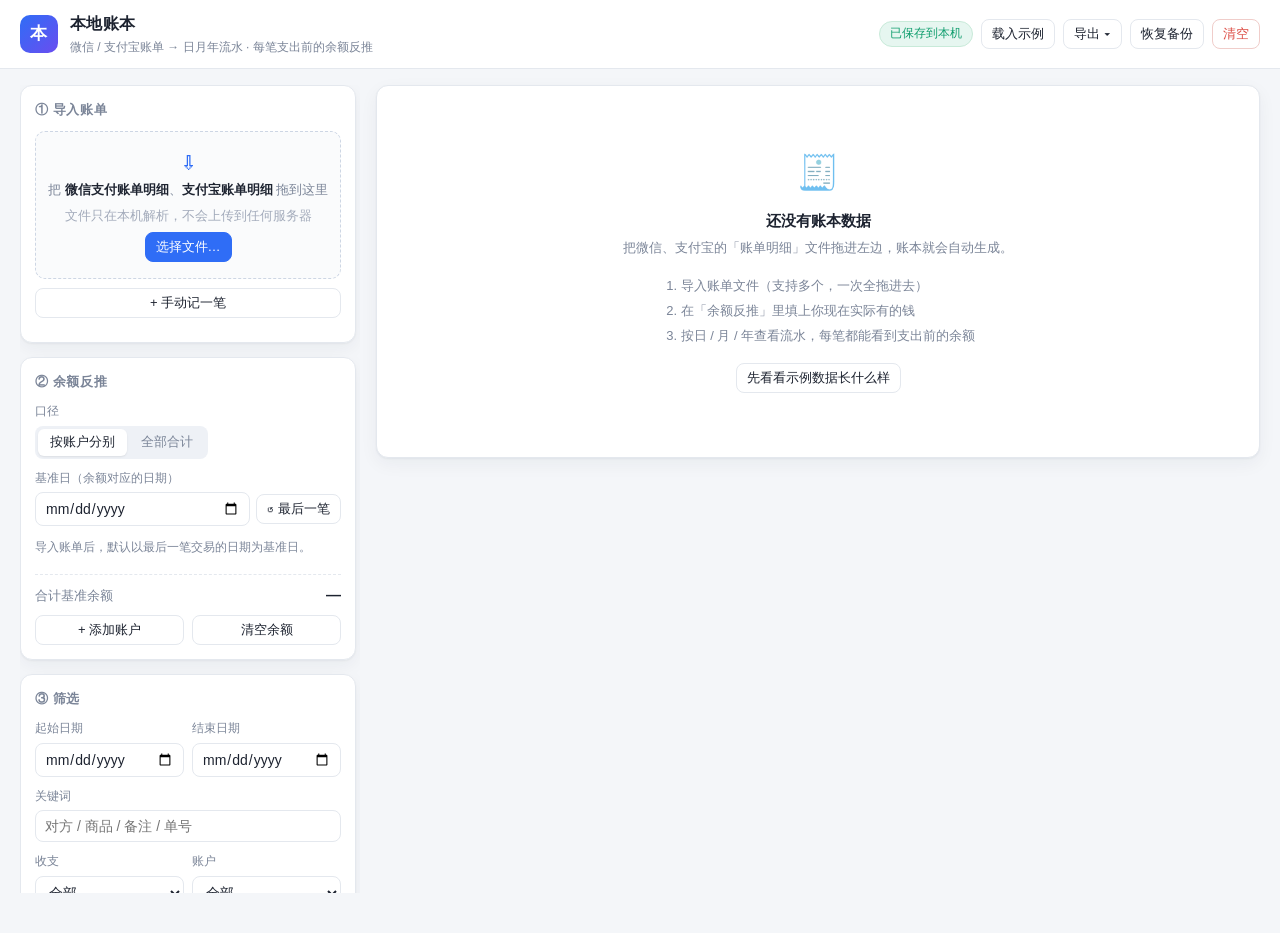
<file: index.html>
<!DOCTYPE html>
<html lang="zh-CN">
<head>
<meta charset="utf-8">
<meta name="viewport" content="width=device-width, initial-scale=1">
<title>本地账本 · 微信 / 支付宝流水</title>
<link rel="icon" href="data:image/svg+xml,%3Csvg xmlns='http://www.w3.org/2000/svg' viewBox='0 0 64 64'%3E%3Crect width='64' height='64' rx='14' fill='%232f6df6'/%3E%3Ctext x='32' y='45' font-size='36' text-anchor='middle' fill='white' font-family='sans-serif'%3E%E6%9C%AC%3C/text%3E%3C/svg%3E">
<link rel="stylesheet" href="styles.css">
</head>
<body>

<header class="topbar">
  <div class="brand">
    <span class="brand-mark">本</span>
    <div class="brand-text">
      <h1>本地账本</h1>
      <p>微信 / 支付宝账单 → 日月年流水 · 每笔支出前的余额反推</p>
    </div>
  </div>
  <div class="top-actions">
    <span id="saveBadge" class="badge">准备中…</span>
    <button class="btn small ghost" id="btnDemo">载入示例</button>
    <button class="btn small ghost" id="btnMenu">导出 ▾</button>
    <button class="btn small ghost" id="btnBackup">恢复备份</button>
    <button class="btn small ghost danger" id="btnReset">清空</button>
  </div>
</header>

<div class="menu" id="exportMenu">
  <div class="menu-title">导出</div>
  <button data-export="detail">明细流水 CSV（含余额）</button>
  <button data-export="summary">分组汇总 CSV</button>
  <button data-export="daily">日 / 月 / 年 三张汇总 CSV</button>
  <div class="sep"></div>
  <button data-export="backup">完整备份 JSON</button>
</div>

<main class="layout">
  <!-- ==================== 侧边栏 ==================== -->
  <aside class="sidebar">

    <section class="panel">
      <h2>① 导入账单</h2>
      <div class="drop" id="dropZone">
        <div class="drop-icon">⇩</div>
        <p>把 <b>微信支付账单明细</b>、<b>支付宝账单明细</b> 拖到这里</p>
        <p class="hint">文件只在本机解析，不会上传到任何服务器</p>
        <button class="btn small primary" id="btnPick">选择文件…</button>
        <input type="file" id="fileInput" class="visually-hidden" multiple accept=".csv,.txt,.tsv,.xls">
      </div>
      <div style="display:flex;gap:8px;margin-top:9px">
        <button class="btn small ghost" id="btnManual" style="flex:1">+ 手动记一笔</button>
      </div>
      <ul class="filelist" id="fileList"></ul>
    </section>

    <section class="panel">
      <h2>② 余额反推</h2>
      <div class="field">
        <label>口径</label>
        <div class="segmented" id="modeSeg">
          <button data-mode="account" class="on">按账户分别</button>
          <button data-mode="merged">全部合计</button>
        </div>
      </div>
      <div class="field">
        <label>基准日（余额对应的日期）</label>
        <div class="inline-date">
          <input type="date" id="baseDate">
          <button class="btn small ghost" id="btnResetBaseDate" title="恢复成账单最后一笔交易的日期">↺ 最后一笔</button>
        </div>
      </div>
      <p class="hint small" id="baseHint"></p>
      <div class="baselist" id="baseList"></div>
      <div class="base-total">
        <span>合计基准余额</span><b id="baseTotal">—</b>
      </div>
      <div style="display:flex;gap:8px;margin-top:9px">
        <button class="btn small ghost" id="btnAddAccount" style="flex:1">+ 添加账户</button>
        <button class="btn small ghost" id="btnResetBase" style="flex:1">清空余额</button>
      </div>
    </section>

    <section class="panel">
      <h2>③ 筛选</h2>
      <div class="field-row">
        <div class="field"><label>起始日期</label><input type="date" id="fFrom"></div>
        <div class="field"><label>结束日期</label><input type="date" id="fTo"></div>
      </div>
      <div class="field"><label>关键词</label><input type="text" id="fKeyword" placeholder="对方 / 商品 / 备注 / 单号"></div>
      <div class="field-row">
        <div class="field">
          <label>收支</label>
          <select id="fDir">
            <option value="all">全部</option>
            <option value="in">仅收入</option>
            <option value="out">仅支出</option>
            <option value="neutral">不计收支</option>
          </select>
        </div>
        <div class="field">
          <label>账户</label>
          <select id="fAccount"><option value="all">全部</option></select>
        </div>
      </div>
      <div class="field">
        <label>分类</label>
        <select id="fCategory"><option value="all">全部</option></select>
      </div>
      <div class="field">
        <label>排除关键词（逗号分隔，命中即不计入）</label>
        <input type="text" id="fExclude" placeholder="例如：还款, 互转, 测试">
      </div>
      <button class="btn small ghost" id="btnClearFilter" style="width:100%">重置筛选</button>
    </section>

    <section class="panel collapsible closed" id="panelQuality">
      <h2>⑤ 导入质量 <span class="chev">▾</span></h2>
      <div class="panel-body" id="qualityBody"></div>
    </section>

    <section class="panel collapsible closed" id="panelRules">
      <h2>⑥ 规则（分类 / 内部划转） <span class="chev">▾</span></h2>
      <div class="panel-body" id="rulesBody"></div>
    </section>

    <section class="panel collapsible closed" id="panelHelp">
      <h2>说明与常见问题 <span class="chev">▾</span></h2>
      <div class="panel-body" id="helpBody">
        <p class="hint"><b>怎么导出账单</b><br>
        微信：微信 → 我 → 服务 → 钱包 → 账单 → 右上角「…」→ 账单明细 → 常见问题 → 下载账单 → 选「用于个人对账」→ 选时间范围 → 接收账单。<br>
        支付宝：支付宝 → 我的 → 总览 → 右上角「账单」→ 右上角「…」→ 开具交易流水证明 → 选择时间段 → 导出账单（CSV）。</p>
        <p class="hint"><b>余额是怎么反推的</b><br>
        你只需要填"现在还剩多少钱"（基准余额）。账本从最后一笔交易往前倒推：<br>
        某笔交易<b>前</b>的余额 = 该笔<b>后</b>的余额 − 该笔的资金变动。收入往前推会变少，支出往前推会变多。</p>
        <p class="hint"><b>基准日</b><br>
        默认取最后一笔交易的日期。如果你的账单没更新到今天，请把基准日改成"账单覆盖的最后一天"，否则反推出来的余额会偏大。
        <b>基准日一旦你手动改过就不会再被自动覆盖</b>，想恢复自动点旁边的「↺ 最后一笔」。</p>
        <p class="hint"><b>同一个文件导了两遍</b><br>
        账本会比对文件的内容指纹，发现是同一个文件会弹窗提示，默认跳过 —— 重复导入会让收支直接翻一倍。</p>
        <p class="hint"><b>账本体检</b><br>
        导入后先看一眼「账本体检」：它会替你找出缺了哪个月的账单、哪个文件重复导了、
        哪笔"不计收支"没匹配到划转规则、哪笔部分退款金额查不到 —— 这些问题在原始表格里看不出来。</p>
        <p class="hint"><b>两个口径的区别</b><br>
        「按账户分别」：每个账户（微信·零钱、微信·××银行卡、支付宝…）各自填余额，各自倒推，最贴近"这笔消费前我零钱里还有多少"。<br>
        「全部合计」：所有账户合并成一个总资产倒推。</p>
        <p class="hint"><b>不计收支 / 内部划转</b><br>
        零钱充值、零钱提现、余额宝转入转出这类行，账单里标的是"不计收支"，它不改变总资产，但会改变某个具体账户。规则表里可以调整它落到哪个账户、什么方向。</p>
        <p class="hint"><b>数据存在哪</b><br>
        全部存在这台电脑的浏览器里（IndexedDB），不联网、不上传。换浏览器或清缓存会丢，请定期用「导出 → 完整备份 JSON」存一份。</p>
      </div>
    </section>

  </aside>

  <!-- ==================== 主内容 ==================== -->
  <section class="content">

    <div id="emptyState" class="card">
      <div class="empty-state">
        <div class="big">🧾</div>
        <h3>还没有账本数据</h3>
        <p>把微信、支付宝的「账单明细」文件拖进左边，账本就会自动生成。</p>
        <ol>
          <li>导入账单文件（支持多个，一次全拖进去）</li>
          <li>在「余额反推」里填上你现在实际有的钱</li>
          <li>按日 / 月 / 年查看流水，每笔都能看到支出前的余额</li>
        </ol>
        <p style="margin-top:14px"><button class="btn small ghost" id="btnDemo2">先看看示例数据长什么样</button></p>
      </div>
    </div>

    <div class="kpis" id="kpis" style="display:none"></div>

    <div class="card" id="chartsWrap" style="display:none">
      <div class="card-head">
        <h3>图表分析</h3>
        <span class="hint" id="chartHint"></span>
      </div>
      <div class="chart-grid">
        <div class="chart-box">
          <h4>支出分类占比</h4>
          <div class="chart-body">
            <div id="chartDonut"></div>
            <ul class="legend" id="donutLegend"></ul>
          </div>
        </div>
        <div class="chart-box">
          <h4>月度收支趋势</h4>
          <div id="chartTrend"></div>
          <div class="legend inline">
            <span><i class="sw in"></i>收入</span>
            <span><i class="sw out"></i>支出</span>
          </div>
        </div>
      </div>
    </div>

    <div class="card" id="healthWrap" style="display:none">
      <div class="card-head">
        <h3>账本体检</h3>
        <span class="hint" id="healthHint"></span>
      </div>
      <div class="health-score">
        <div class="score-num" id="healthScore">—</div>
        <div class="score-bar"><i id="healthBar"></i></div>
        <div class="score-text" id="healthText"></div>
      </div>
      <div id="healthBody"></div>
    </div>

    <div class="toolbar" id="toolbar" style="display:none">
      <div class="segmented" id="groupSeg">
        <button data-g="day">按日</button>
        <button data-g="month" class="on">按月</button>
        <button data-g="year">按年</button>
      </div>
      <div class="segmented" id="viewSeg">
        <button data-v="summary" class="on">汇总</button>
        <button data-v="detail">明细</button>
        <button data-v="both">汇总+明细</button>
      </div>
      <div class="spacer"></div>
      <span class="hint" id="rangeInfo"></span>
    </div>

    <div class="warnbox" id="warnBox"></div>

    <div class="card" id="summaryWrap" style="display:none">
      <div class="card-head">
        <h3 id="summaryTitle">分组汇总</h3>
        <span class="hint" id="summaryHint"></span>
      </div>
      <div class="table-wrap" id="summaryTable"></div>
    </div>

    <div class="card" id="detailWrap" style="display:none">
      <div class="card-head">
        <h3>流水明细</h3>
        <span class="hint" id="detailHint"></span>
      </div>
      <div class="table-wrap" id="detailTable"></div>
      <div class="pager" id="pager"></div>
    </div>

  </section>
</main>

<div class="overlay" id="dropOverlay"><div class="overlay-inner">松手即可导入账单</div></div>
<div class="toast" id="toast"></div>

<div class="modal" id="modal">
  <div class="modal-box" id="modalBox"></div>
</div>

<script src="js/rules.js"></script>
<script src="js/parse.js"></script>
<script src="js/calc.js"></script>
<script src="js/charts.js"></script>
<script src="js/health.js"></script>
<script src="js/demo.js"></script>
<script src="js/store.js"></script>
<script src="js/ui.js"></script>
</body>
</html>
</file>
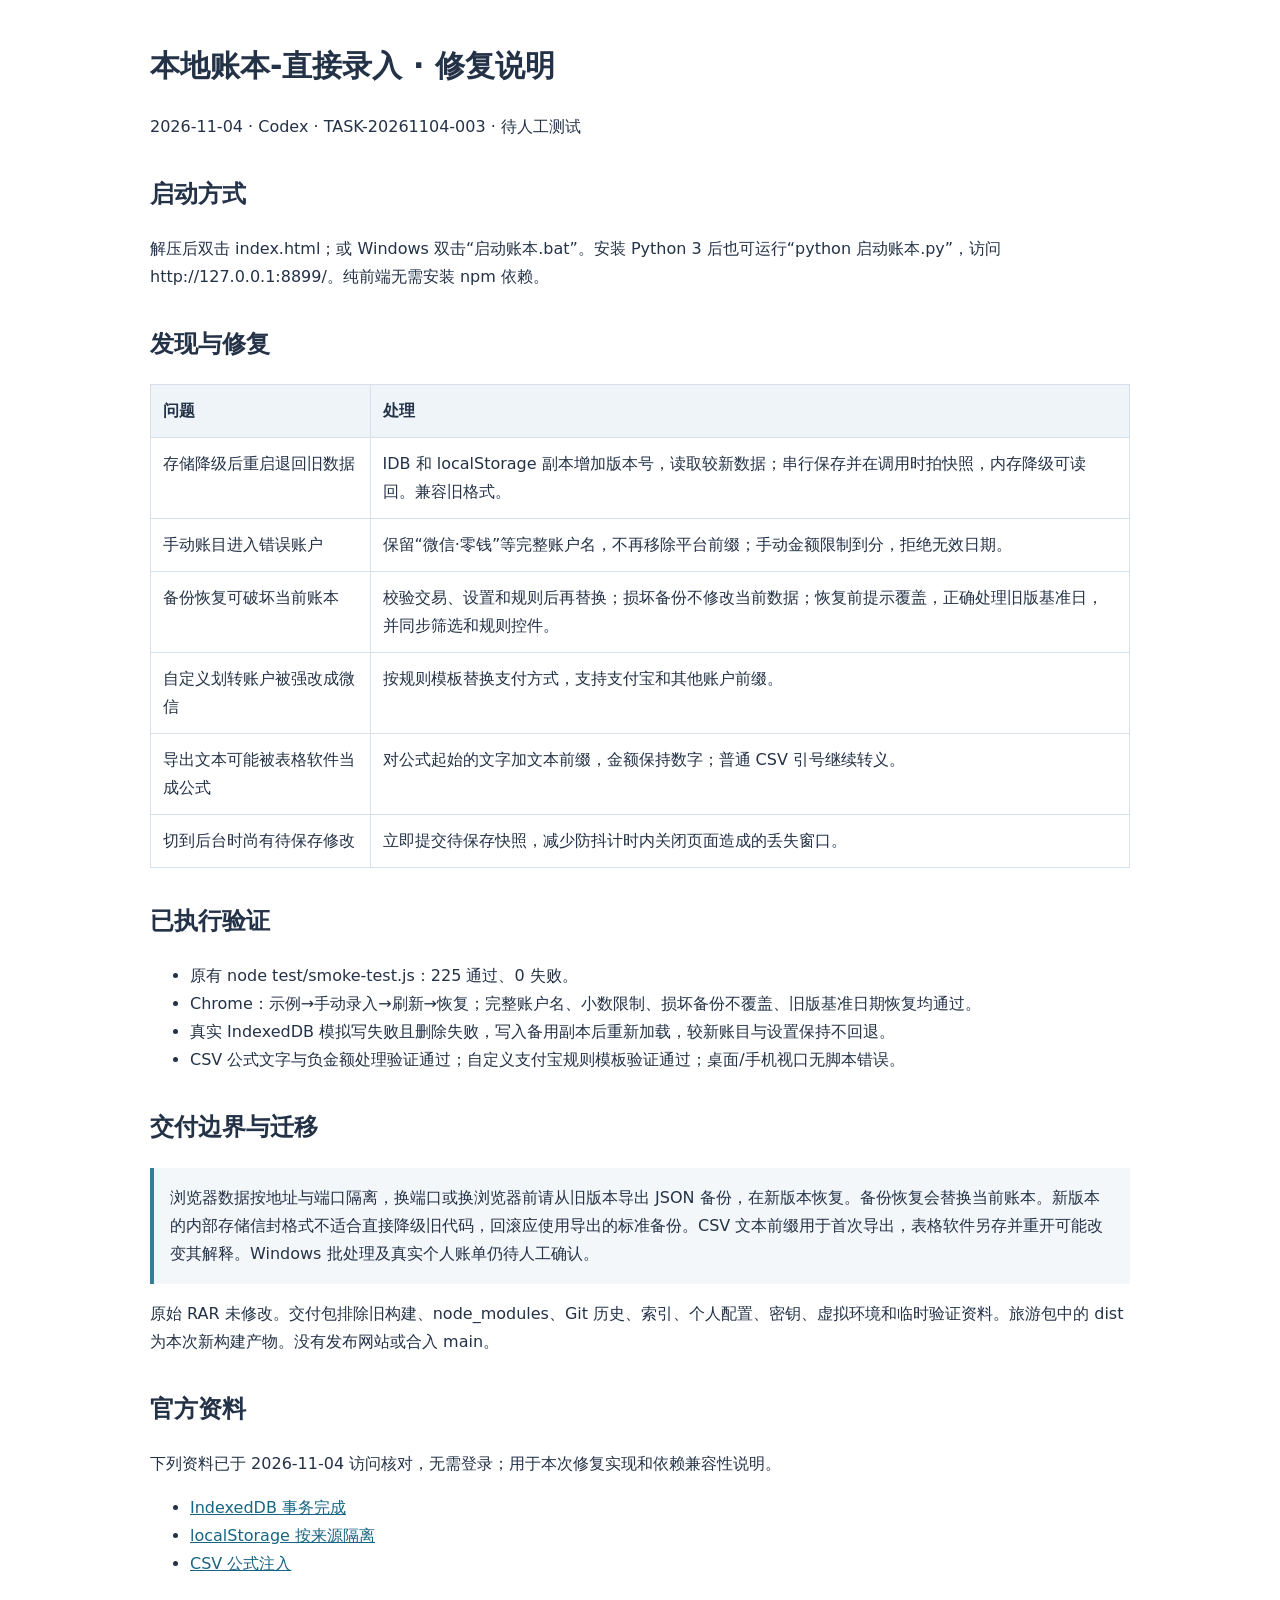
<file: docs/index.html>
<!doctype html><html lang="zh-CN"><meta charset="utf-8"><meta name="viewport" content="width=device-width,initial-scale=1"><title>本地账本-直接录入 · 修复说明</title><style>body{max-width:980px;margin:40px auto;padding:0 24px;font:16px/1.75 system-ui;color:#243247}h1{font-size:30px}h2{margin-top:32px}table{border-collapse:collapse;width:100%}td,th{border:1px solid #d8e0e9;padding:12px;text-align:left;vertical-align:top}th{background:#eef4f8}.note{background:#f4f7fa;padding:16px;border-left:4px solid #377d97}code{background:#edf1f5;padding:2px 5px}a{color:#176582}</style><h1>本地账本-直接录入 · 修复说明</h1><p>2026-11-04 · Codex · TASK-20261104-003 · 待人工测试</p><h2>启动方式</h2><p>解压后双击 index.html；或 Windows 双击“启动账本.bat”。安装 Python 3 后也可运行“python 启动账本.py”，访问 http://127.0.0.1:8899/。纯前端无需安装 npm 依赖。</p><h2>发现与修复</h2><table><tr><th>问题</th><th>处理</th></tr><tr><td>存储降级后重启退回旧数据</td><td>IDB 和 localStorage 副本增加版本号，读取较新数据；串行保存并在调用时拍快照，内存降级可读回。兼容旧格式。</td></tr><tr><td>手动账目进入错误账户</td><td>保留“微信·零钱”等完整账户名，不再移除平台前缀；手动金额限制到分，拒绝无效日期。</td></tr><tr><td>备份恢复可破坏当前账本</td><td>校验交易、设置和规则后再替换；损坏备份不修改当前数据；恢复前提示覆盖，正确处理旧版基准日，并同步筛选和规则控件。</td></tr><tr><td>自定义划转账户被强改成微信</td><td>按规则模板替换支付方式，支持支付宝和其他账户前缀。</td></tr><tr><td>导出文本可能被表格软件当成公式</td><td>对公式起始的文字加文本前缀，金额保持数字；普通 CSV 引号继续转义。</td></tr><tr><td>切到后台时尚有待保存修改</td><td>立即提交待保存快照，减少防抖计时内关闭页面造成的丢失窗口。</td></tr></table><h2>已执行验证</h2><ul><li>原有 node test/smoke-test.js：225 通过、0 失败。</li><li>Chrome：示例→手动录入→刷新→恢复；完整账户名、小数限制、损坏备份不覆盖、旧版基准日期恢复均通过。</li><li>真实 IndexedDB 模拟写失败且删除失败，写入备用副本后重新加载，较新账目与设置保持不回退。</li><li>CSV 公式文字与负金额处理验证通过；自定义支付宝规则模板验证通过；桌面/手机视口无脚本错误。</li></ul><h2>交付边界与迁移</h2><p class="note">浏览器数据按地址与端口隔离，换端口或换浏览器前请从旧版本导出 JSON 备份，在新版本恢复。备份恢复会替换当前账本。新版本的内部存储信封格式不适合直接降级旧代码，回滚应使用导出的标准备份。CSV 文本前缀用于首次导出，表格软件另存并重开可能改变其解释。Windows 批处理及真实个人账单仍待人工确认。</p><p>原始 RAR 未修改。交付包排除旧构建、node_modules、Git 历史、索引、个人配置、密钥、虚拟环境和临时验证资料。旅游包中的 dist 为本次新构建产物。没有发布网站或合入 main。</p><h2>官方资料</h2><p>下列资料已于 2026-11-04 访问核对，无需登录；用于本次修复实现和依赖兼容性说明。</p><ul><li><a href="https://developer.mozilla.org/en-US/docs/Web/API/IDBTransaction/complete_event">IndexedDB 事务完成</a></li><li><a href="https://developer.mozilla.org/en-US/docs/Web/API/Window/localStorage">localStorage 按来源隔离</a></li><li><a href="https://community.owasp.org/attacks/CSV_Injection">CSV 公式注入</a></li></ul></html>
</file>
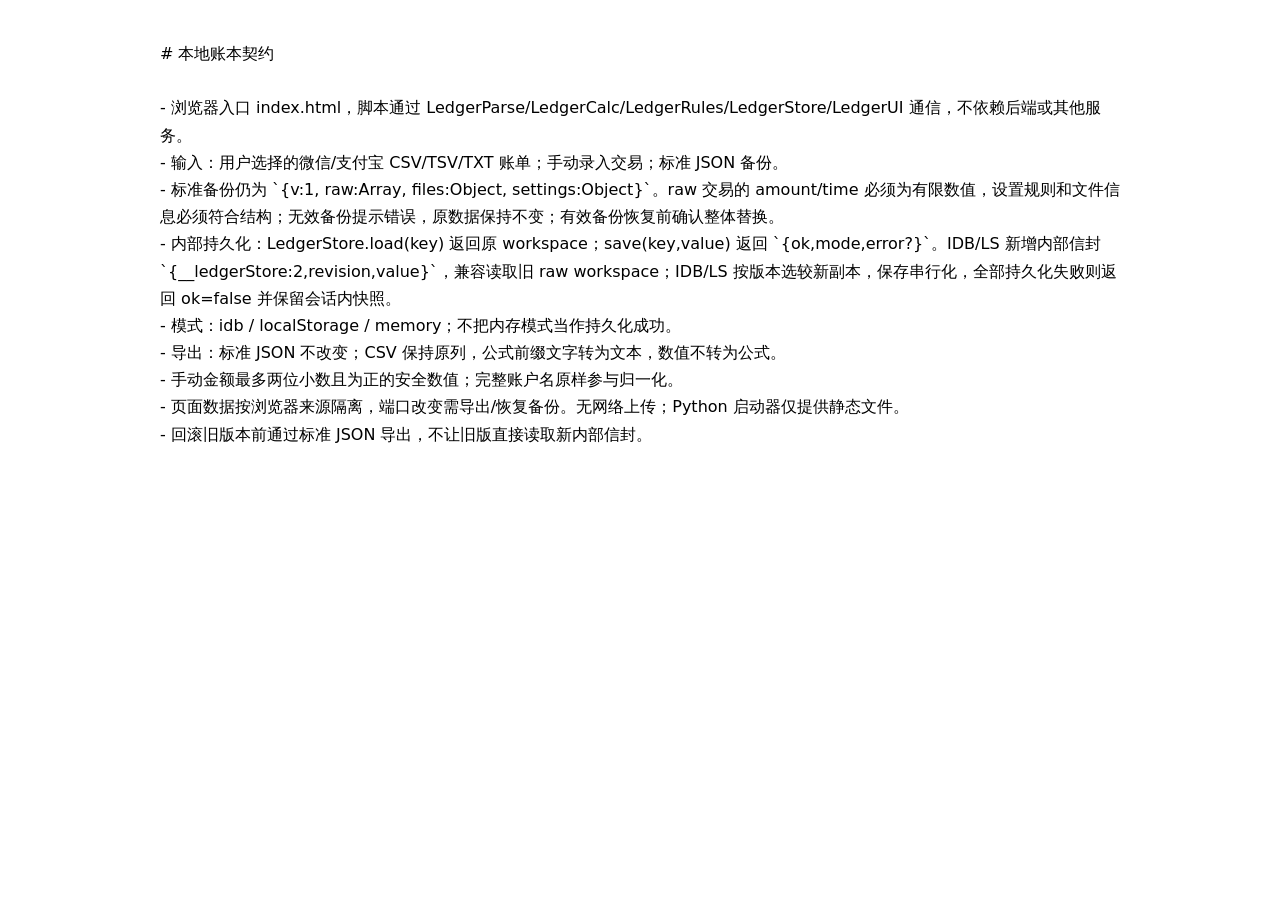
<file: docs/api-interfaces.html>
<!doctype html><meta charset="utf-8"><title>接口审阅</title><style>body{max-width:960px;margin:40px auto;font:16px/1.7 system-ui;white-space:pre-wrap}</style># 本地账本契约

- 浏览器入口 index.html，脚本通过 LedgerParse/LedgerCalc/LedgerRules/LedgerStore/LedgerUI 通信，不依赖后端或其他服务。
- 输入：用户选择的微信/支付宝 CSV/TSV/TXT 账单；手动录入交易；标准 JSON 备份。
- 标准备份仍为 `{v:1, raw:Array, files:Object, settings:Object}`。raw 交易的 amount/time 必须为有限数值，设置规则和文件信息必须符合结构；无效备份提示错误，原数据保持不变；有效备份恢复前确认整体替换。
- 内部持久化：LedgerStore.load(key) 返回原 workspace；save(key,value) 返回 `{ok,mode,error?}`。IDB/LS 新增内部信封 `{__ledgerStore:2,revision,value}`，兼容读取旧 raw workspace；IDB/LS 按版本选较新副本，保存串行化，全部持久化失败则返回 ok=false 并保留会话内快照。
- 模式：idb / localStorage / memory；不把内存模式当作持久化成功。
- 导出：标准 JSON 不改变；CSV 保持原列，公式前缀文字转为文本，数值不转为公式。
- 手动金额最多两位小数且为正的安全数值；完整账户名原样参与归一化。
- 页面数据按浏览器来源隔离，端口改变需导出/恢复备份。无网络上传；Python 启动器仅提供静态文件。
- 回滚旧版本前通过标准 JSON 导出，不让旧版直接读取新内部信封。
</file>
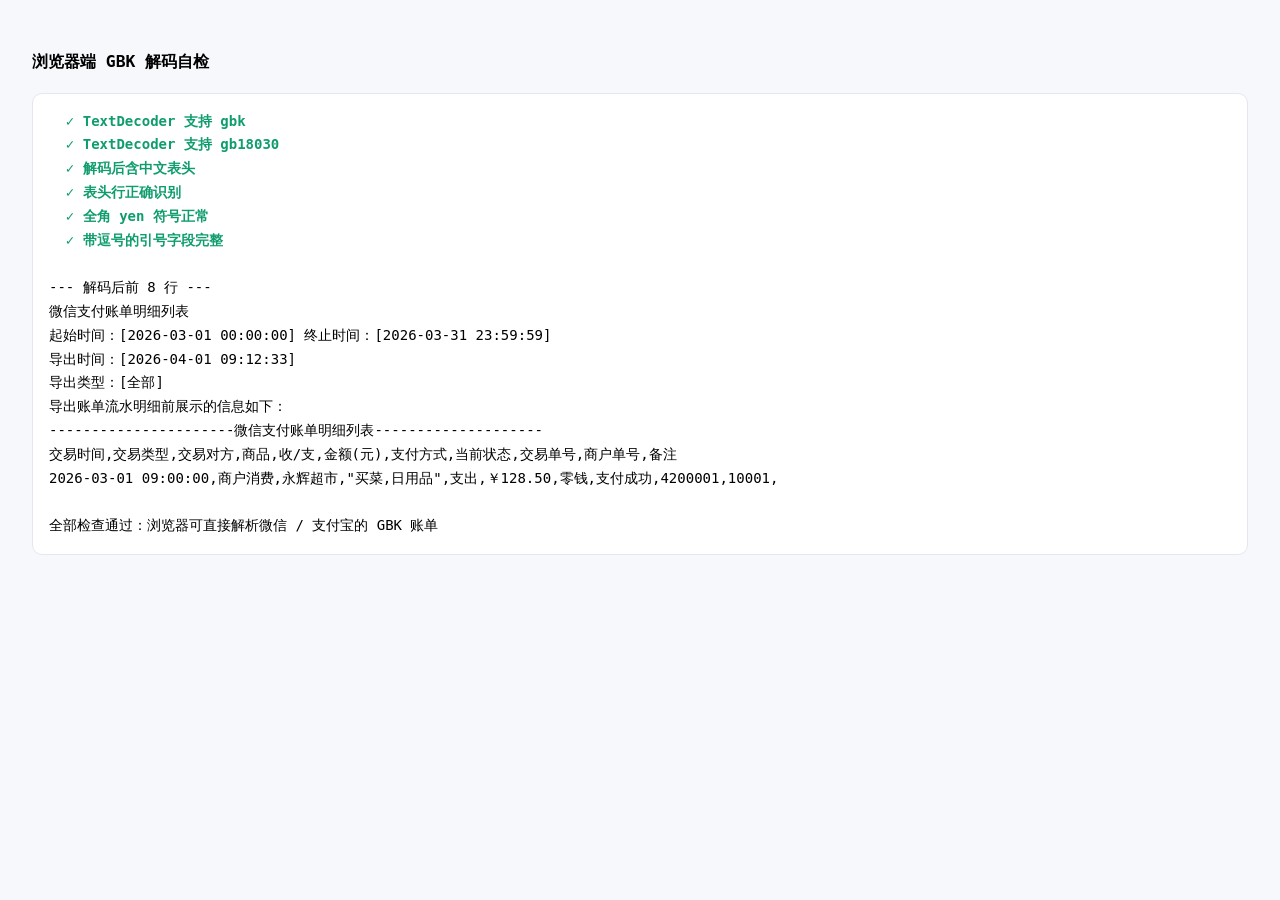
<file: test/gbk-check.html>
<!DOCTYPE html>
<html lang="zh-CN">
<head>
<meta charset="utf-8">
<title>浏览器端 GBK 解码自检</title>
<style>
  body { font: 14px/1.7 "Microsoft YaHei", monospace; padding: 24px; background: #f6f8fb; }
  pre { background: #fff; border: 1px solid #e4e8ee; border-radius: 10px; padding: 16px; white-space: pre-wrap; }
  .ok { color: #0f9d6d; font-weight: 700; }
  .bad { color: #dc4c44; font-weight: 700; }
</style>
</head>
<body>
<h3>浏览器端 GBK 解码自检</h3>
<pre id="out">运行中…</pre>
<script>
(function () {
  var out = document.getElementById('out');
  var lines = [];
  function line(t, cls) { lines.push(cls ? '<span class="' + cls + '">' + t + '</span>' : t); out.innerHTML = lines.join('\n'); }

  function check(name, cond, detail) {
    line((cond ? '  ✓ ' : '  ✗ ') + name + (detail ? '   ' + detail : ''), cond ? 'ok' : 'bad');
  }

  // 1) TextDecoder 是否支持 gb18030 / gbk
  var supportsGb = true, supportsGb18030 = true;
  try { new TextDecoder('gbk'); } catch (e) { supportsGb = false; }
  try { new TextDecoder('gb18030'); } catch (e) { supportsGb18030 = false; }
  check('TextDecoder 支持 gbk', supportsGb);
  check('TextDecoder 支持 gb18030', supportsGb18030);

  // 2) 真实 GBK 文件能否正确解码
  fetch('../test/fixtures/wechat_bill.csv')
    .then(function (r) { return r.arrayBuffer(); })
    .then(function (buf) {
      var text = new TextDecoder('gb18030').decode(buf);
      var rows = text.split(/\r?\n/);
      check('解码后含中文表头', text.indexOf('交易时间') >= 0);
      check('表头行正确识别', text.indexOf('交易时间,交易类型,交易对方,商品,收/支') >= 0);
      check('全角 yen 符号正常', text.indexOf('￥128.50') >= 0);
      check('带逗号的引号字段完整', text.indexOf('"买菜,日用品"') >= 0);
      line('');
      line('--- 解码后前 8 行 ---');
      for (var i = 0; i < 8; i++) line(rows[i]);
      line('');
      line('全部检查通过：浏览器可直接解析微信 / 支付宝的 GBK 账单');
    })
    .catch(function (e) {
      line('读取夹具失败：' + e.message + '（需要通过本地服务打开本页面）', 'bad');
    });
})();
</script>
</body>
</html>
</file>
<file: styles.css>
/* =========================================================================
 * styles.css —— 本地账本界面
 * ========================================================================= */

:root {
  --bg: #f4f6f9;
  --panel: #ffffff;
  --panel-2: #fafbfc;
  --line: #e4e8ee;
  --line-soft: #eef1f5;
  --text: #1d2330;
  --muted: #7b8598;
  --muted-2: #a3abbb;
  --accent: #2f6df6;
  --accent-soft: #eaf1ff;
  --in: #0f9d6d;
  --in-soft: #e6f6f0;
  --out: #dc4c44;
  --out-soft: #fdedec;
  --warn: #c8791a;
  --warn-soft: #fdf3e3;
  --radius: 12px;
  --shadow: 0 1px 2px rgba(20, 30, 50, .05), 0 6px 18px rgba(20, 30, 50, .05);
  --mono: ui-monospace, "SFMono-Regular", "Cascadia Mono", Consolas, "Microsoft YaHei", monospace;
}

* { box-sizing: border-box; }

html, body {
  margin: 0;
  padding: 0;
  height: 100%;
}

body {
  background: var(--bg);
  color: var(--text);
  font: 14px/1.55 -apple-system, BlinkMacSystemFont, "Segoe UI", "Microsoft YaHei", "PingFang SC", "Hiragino Sans GB", sans-serif;
  -webkit-font-smoothing: antialiased;
}

button, input, select, textarea { font-family: inherit; font-size: inherit; color: inherit; }
h1, h2, h3 { margin: 0; font-weight: 600; }
a { color: var(--accent); }

/* ---------------- 顶栏 ---------------- */
.topbar {
  display: flex;
  align-items: center;
  justify-content: space-between;
  gap: 16px;
  padding: 12px 20px;
  background: var(--panel);
  border-bottom: 1px solid var(--line);
  position: sticky;
  top: 0;
  z-index: 30;
}

.brand { display: flex; align-items: center; gap: 12px; }

.brand-mark {
  width: 38px; height: 38px;
  border-radius: 10px;
  background: linear-gradient(135deg, #2f6df6, #6a4df0);
  color: #fff;
  display: grid; place-items: center;
  font-size: 17px; font-weight: 700;
  letter-spacing: 1px;
}

.brand-text h1 { font-size: 16px; letter-spacing: .3px; }
.brand-text p { margin: 1px 0 0; font-size: 12px; color: var(--muted); }

.top-actions { display: flex; align-items: center; gap: 8px; flex-wrap: wrap; }

.badge {
  font-size: 11.5px;
  color: var(--muted);
  background: var(--panel-2);
  border: 1px solid var(--line);
  border-radius: 999px;
  padding: 3px 10px;
  white-space: nowrap;
}
.badge.ok { color: var(--in); background: var(--in-soft); border-color: #c8ead9; }
.badge.warn { color: var(--warn); background: var(--warn-soft); border-color: #f0dcb8; }
.badge.err { color: var(--out); background: var(--out-soft); border-color: #f5cdca; }

/* ---------------- 按钮 ---------------- */
.btn {
  border: 1px solid var(--line);
  background: var(--panel);
  color: var(--text);
  border-radius: 8px;
  padding: 7px 13px;
  cursor: pointer;
  transition: .14s;
  white-space: nowrap;
}
.btn:hover { border-color: #c9d2e0; background: #fbfcfe; }
.btn:active { transform: translateY(1px); }
.btn.primary { background: var(--accent); border-color: var(--accent); color: #fff; }
.btn.primary:hover { background: #2560e0; }
.btn.ghost { background: transparent; }
.btn.small { padding: 5px 10px; font-size: 13px; }
.btn.danger { color: var(--out); border-color: #f0cdca; }
.btn.danger:hover { background: var(--out-soft); }
.btn:disabled { opacity: .5; cursor: not-allowed; }

/* ---------------- 布局 ---------------- */
.layout {
  display: grid;
  grid-template-columns: 340px minmax(0, 1fr);
  gap: 16px;
  padding: 16px 20px 40px;
  align-items: start;
}

@media (max-width: 1080px) {
  .layout { grid-template-columns: 1fr; }
}

.sidebar {
  display: flex;
  flex-direction: column;
  gap: 14px;
  position: sticky;
  top: 76px;
  max-height: calc(100vh - 92px);
  overflow-y: auto;
  padding-right: 4px;
}

@media (max-width: 1080px) {
  .sidebar { position: static; max-height: none; }
}

.panel {
  background: var(--panel);
  border: 1px solid var(--line);
  border-radius: var(--radius);
  padding: 14px;
  box-shadow: var(--shadow);
}

.panel > h2 {
  font-size: 13px;
  color: var(--muted);
  letter-spacing: .6px;
  margin-bottom: 10px;
  display: flex;
  align-items: center;
  gap: 8px;
  cursor: default;
}

.collapsible > h2 { cursor: pointer; user-select: none; }
.collapsible > h2 .chev { margin-left: auto; transition: transform .18s; font-size: 11px; color: var(--muted-2); }
.collapsible.closed > h2 .chev { transform: rotate(-90deg); }
.collapsible.closed .panel-body { display: none; }

/* ---------------- 拖拽区 ---------------- */
.drop {
  border: 1.5px dashed #cdd6e4;
  border-radius: 10px;
  padding: 16px 12px;
  text-align: center;
  background: var(--panel-2);
  transition: .15s;
}
.drop.hot { border-color: var(--accent); background: var(--accent-soft); }
.drop p { margin: 2px 0; font-size: 12.5px; color: var(--muted); }
.drop .drop-icon { font-size: 20px; color: var(--accent); margin-bottom: 2px; }
.drop b { color: var(--text); font-weight: 600; }
.drop .hint { color: var(--muted-2); margin: 6px 0; }

/* ---------------- 表单 ---------------- */
.field { margin-bottom: 10px; }
.field > label {
  display: block;
  font-size: 12px;
  color: var(--muted);
  margin-bottom: 5px;
}
.field input[type=text], .field input[type=date], .field input[type=number], .field select {
  width: 100%;
  border: 1px solid var(--line);
  border-radius: 8px;
  padding: 7px 9px;
  background: #fff;
  outline: none;
  transition: .14s;
}
.field input:focus, .field select:focus { border-color: var(--accent); box-shadow: 0 0 0 3px var(--accent-soft); }
.field-row { display: grid; grid-template-columns: 1fr 1fr; gap: 8px; }

.segmented {
  display: inline-flex;
  background: #eef1f6;
  border-radius: 8px;
  padding: 3px;
  gap: 2px;
}
.segmented button {
  border: 0;
  background: transparent;
  padding: 5px 12px;
  border-radius: 6px;
  cursor: pointer;
  color: var(--muted);
  font-size: 12.5px;
  transition: .12s;
  white-space: nowrap;
}
.segmented button.on { background: #fff; color: var(--text); box-shadow: 0 1px 2px rgba(0,0,0,.08); font-weight: 500; }

/* ---------------- 余额列表 ---------------- */
.baselist { margin: 8px 0 6px; display: flex; flex-direction: column; gap: 6px; }

.base-row {
  display: grid;
  grid-template-columns: 1fr 104px;
  gap: 8px;
  align-items: center;
}
.base-row .acct { font-size: 12.5px; overflow: hidden; text-overflow: ellipsis; white-space: nowrap; }
.base-row .acct .cnt { color: var(--muted-2); font-size: 11px; margin-left: 5px; }
.base-row input {
  width: 100%;
  border: 1px solid var(--line);
  border-radius: 7px;
  padding: 6px 8px;
  text-align: right;
  font-variant-numeric: tabular-nums;
  background: #fff;
}
.base-row input:focus { border-color: var(--accent); outline: none; box-shadow: 0 0 0 3px var(--accent-soft); }
.base-row input.unknown { background: #fbfcfe; color: var(--muted-2); }
.base-total {
  display: flex; justify-content: space-between; align-items: baseline;
  border-top: 1px dashed var(--line); margin-top: 4px; padding-top: 8px;
  font-size: 12.5px; color: var(--muted);
}
.base-total b { color: var(--text); font-size: 15px; font-variant-numeric: tabular-nums; }

/* ---------------- 文件列表 ---------------- */
.filelist { list-style: none; margin: 10px 0 0; padding: 0; display: flex; flex-direction: column; gap: 6px; }
.filelist li {
  border: 1px solid var(--line);
  border-radius: 8px;
  padding: 7px 9px;
  font-size: 12px;
  background: var(--panel-2);
}
.filelist .fname { font-weight: 500; word-break: break-all; }
.filelist .fmeta { color: var(--muted); margin-top: 2px; }
.filelist .ferr { color: var(--out); margin-top: 2px; }
.filelist li button {
  float: right; border: 0; background: transparent; color: var(--muted); cursor: pointer;
  font-size: 14px; line-height: 1; padding: 0 2px;
}
.filelist li button:hover { color: var(--out); }

/* ---------------- 内容区 ---------------- */
.content { display: flex; flex-direction: column; gap: 14px; min-width: 0; }

.kpis {
  display: grid;
  grid-template-columns: repeat(auto-fit, minmax(150px, 1fr));
  gap: 12px;
}
.kpi {
  background: var(--panel);
  border: 1px solid var(--line);
  border-radius: var(--radius);
  padding: 12px 14px;
  box-shadow: var(--shadow);
}
.kpi .k-label { font-size: 12px; color: var(--muted); }
.kpi .k-value { font-size: 21px; font-weight: 600; margin-top: 3px; font-variant-numeric: tabular-nums; letter-spacing: -.3px; }
.kpi .k-sub { font-size: 11.5px; color: var(--muted-2); margin-top: 2px; }
.kpi.pos .k-value { color: var(--in); }
.kpi.neg .k-value { color: var(--out); }

.toolbar {
  display: flex;
  align-items: center;
  gap: 10px;
  flex-wrap: wrap;
}
.toolbar .spacer { flex: 1; }

.card {
  background: var(--panel);
  border: 1px solid var(--line);
  border-radius: var(--radius);
  box-shadow: var(--shadow);
  overflow: hidden;
}
.card-head {
  display: flex; align-items: center; gap: 10px;
  padding: 11px 14px;
  border-bottom: 1px solid var(--line-soft);
}
.card-head h3 { font-size: 13.5px; }
.card-head .hint { margin-left: auto; }
.card-body { padding: 0; }
.card-empty { padding: 40px 20px; text-align: center; color: var(--muted-2); font-size: 13px; }

/* ---------------- 表格 ---------------- */
.table-wrap { overflow-x: auto; max-height: 68vh; overflow-y: auto; }

table { border-collapse: collapse; width: 100%; font-size: 12.8px; }
thead th {
  position: sticky; top: 0; z-index: 2;
  background: var(--panel-2);
  text-align: left;
  font-weight: 500;
  color: var(--muted);
  padding: 8px 10px;
  border-bottom: 1px solid var(--line);
  white-space: nowrap;
  font-size: 12px;
}
tbody td {
  padding: 7px 10px;
  border-bottom: 1px solid var(--line-soft);
  vertical-align: top;
  white-space: nowrap;
}
tbody tr:hover { background: #fbfcfe; }
tbody tr.excluded td { opacity: .42; text-decoration: line-through; }
tbody tr.internal td { background: #fcfbff; }

td.num, th.num { text-align: right; font-variant-numeric: tabular-nums; }
td.mono { font-family: var(--mono); font-size: 12px; color: var(--muted); }
td.title { max-width: 260px; overflow: hidden; text-overflow: ellipsis; }

.pill {
  display: inline-block;
  padding: 1px 7px;
  border-radius: 999px;
  font-size: 11.5px;
  line-height: 1.7;
  background: #eef1f6;
  color: var(--muted);
  white-space: nowrap;
}
.pill.in { background: var(--in-soft); color: var(--in); }
.pill.out { background: var(--out-soft); color: var(--out); }
.pill.neutral { background: #f0eefc; color: #6a4df0; }
.pill.unknown { background: #f2f3f5; color: var(--muted-2); }
.pill.src-wechat { background: #e8f7e9; color: #1a9c48; }
.pill.src-alipay { background: #e6f0ff; color: #1677ff; }
.pill.src-manual { background: #f3ecff; color: #7a3fd0; }
.pill.warn { background: var(--warn-soft); color: var(--warn); }

.amount-in { color: var(--in); font-weight: 600; }
.amount-out { color: var(--out); font-weight: 600; }
.neg { color: var(--out); }
.pos { color: var(--in); }

.rowflag { font-size: 11px; color: var(--warn); display: block; margin-top: 2px; }

.exclude-btn {
  border: 0; background: transparent; cursor: pointer;
  color: var(--muted-2); font-size: 13px; padding: 2px 4px; border-radius: 5px;
}
.exclude-btn:hover { background: var(--out-soft); color: var(--out); }
.exclude-btn.on { color: var(--out); background: var(--out-soft); }

/* ---------------- 分页 ---------------- */
.pager {
  display: flex; align-items: center; gap: 10px;
  padding: 10px 14px; border-top: 1px solid var(--line-soft);
  font-size: 12.5px; color: var(--muted);
}
.pager .spacer { flex: 1; }

/* ---------------- 提示 / 警告 ---------------- */
.hint { font-size: 12px; color: var(--muted); line-height: 1.6; }
.hint.small { font-size: 11.5px; }

.warnbox { display: flex; flex-direction: column; gap: 6px; }
.warn-item {
  border-radius: 9px;
  padding: 8px 12px;
  font-size: 12.5px;
  line-height: 1.6;
  border: 1px solid;
}
.warn-item.warn { background: var(--warn-soft); border-color: #f0dcb8; color: #8a5614; }
.warn-item.info { background: var(--accent-soft); border-color: #cfdfff; color: #24509f; }
.warn-item.err { background: var(--out-soft); border-color: #f5cdca; color: #a3322b; }
.warn-item b { font-weight: 600; }

/* ---------------- 规则编辑 ---------------- */
.rule-list { display: flex; flex-direction: column; gap: 6px; }
.rule-row {
  border: 1px solid var(--line);
  border-radius: 8px;
  padding: 7px 8px;
  background: var(--panel-2);
  font-size: 12px;
  display: grid;
  grid-template-columns: auto auto 1fr;
  gap: 6px 8px;
  align-items: center;
}
.rule-row.off { opacity: .5; }
.rule-row input[type=text], .rule-row select {
  border: 1px solid var(--line); border-radius: 6px; padding: 4px 6px; width: 100%;
  background: #fff; font-size: 12px;
}
.rule-row > input[type=checkbox] { grid-column: 1; grid-row: 1; align-self: start; margin-top: 4px; }
.rule-row > .rm { grid-column: 2; grid-row: 1; align-self: start; margin-top: 2px; }
.rule-row .k { grid-column: 3; grid-row: 1; display: grid; grid-template-columns: 1fr 1fr; gap: 6px; }
/* 关键词和分类名单独占整行：侧栏只有 340px，挤在一行里字会被截断 */
.rule-row .k .kw, .rule-row .k .full { grid-column: 1 / -1; }
.rule-row .rm { border: 0; background: transparent; color: var(--muted-2); cursor: pointer; padding: 0 2px; }
.rule-row .rm:hover { color: var(--out); }
.rule-title { font-weight: 500; }

/* ---------------- 遮罩 / 弹窗 ---------------- */
.overlay {
  position: fixed; inset: 0; background: rgba(20, 28, 45, .45);
  display: none; place-items: center; z-index: 60;
}
.overlay.on { display: grid; }
.overlay-inner {
  background: #fff; padding: 26px 34px; border-radius: 14px;
  font-size: 15px; font-weight: 500; box-shadow: 0 20px 60px rgba(0,0,0,.25);
}

.modal {
  position: fixed; inset: 0; background: rgba(20, 28, 45, .42);
  display: none; place-items: center; z-index: 70; padding: 20px;
}
.modal.on { display: grid; }
.modal-box {
  background: #fff; border-radius: 14px; width: min(560px, 100%);
  max-height: 86vh; overflow: auto; box-shadow: 0 24px 70px rgba(0,0,0,.28);
  padding: 18px 20px;
}
.modal-box h3 { font-size: 15px; margin-bottom: 12px; }
.modal-actions { display: flex; justify-content: flex-end; gap: 8px; margin-top: 16px; }

.menu {
  position: absolute; right: 20px; top: 56px; z-index: 40;
  background: #fff; border: 1px solid var(--line); border-radius: 10px;
  box-shadow: 0 12px 34px rgba(20,30,50,.14); padding: 6px; min-width: 210px;
  display: none;
}
.menu.on { display: block; }
.menu button {
  display: block; width: 100%; text-align: left; border: 0; background: transparent;
  padding: 8px 10px; border-radius: 7px; cursor: pointer; font-size: 13px;
}
.menu button:hover { background: var(--accent-soft); color: var(--accent); }
.menu .sep { height: 1px; background: var(--line-soft); margin: 5px 4px; }
.menu .menu-title { font-size: 11px; color: var(--muted-2); padding: 4px 10px; }

.toast {
  position: fixed; left: 50%; bottom: 26px; transform: translateX(-50%) translateY(20px);
  background: #222b3d; color: #fff; padding: 9px 16px; border-radius: 9px;
  font-size: 13px; opacity: 0; pointer-events: none; transition: .22s; z-index: 90;
  max-width: 80vw; text-align: center;
}
.toast.on { opacity: 1; transform: translateX(-50%) translateY(0); }
.toast.err { background: #b3382f; }

.empty-state {
  text-align: center; padding: 60px 20px; color: var(--muted);
}
.empty-state .big { font-size: 34px; margin-bottom: 10px; }
.empty-state h3 { font-size: 15px; margin-bottom: 6px; color: var(--text); }
.empty-state p { font-size: 13px; margin: 4px 0; }
.empty-state ol { text-align: left; display: inline-block; margin: 12px 0 0; padding-left: 20px; font-size: 13px; line-height: 1.9; }

/* 视觉上隐藏但仍可被程序/辅助技术访问 */
.visually-hidden {
  position: absolute;
  width: 1px; height: 1px;
  padding: 0; margin: -1px;
  overflow: hidden;
  clip: rect(0 0 0 0);
  clip-path: inset(50%);
  white-space: nowrap;
  border: 0;
}

/* ---------------- 基准日 + 快捷重置 ---------------- */
.inline-date { display: grid; grid-template-columns: 1fr auto; gap: 6px; align-items: center; }
.inline-date input[type=date] { width: 100%; }

/* ---------------- 图表 ---------------- */
.chart-grid {
  display: grid;
  grid-template-columns: minmax(0, 320px) minmax(0, 1fr);
  gap: 18px;
  padding: 14px;
}
@media (max-width: 900px) { .chart-grid { grid-template-columns: 1fr; } }

.chart-box { min-width: 0; }
.chart-box h4 { font-size: 12.5px; color: var(--muted); margin: 0 0 8px; font-weight: 500; }
.chart-body { display: flex; gap: 14px; align-items: center; flex-wrap: wrap; }
.chart-body > div:first-child { flex: 0 0 auto; }
.chart-svg { width: 100%; height: auto; display: block; overflow: visible; }
#chartDonut .chart-svg { width: 200px; height: 200px; }

.chart-center-num { font-size: 19px; font-weight: 600; fill: var(--text); }
.chart-center-label { font-size: 11px; fill: var(--muted-2); }
.chart-empty { font-size: 13px; fill: var(--muted-2); }
.chart-axis-line { stroke: var(--line); stroke-width: 1; }
.chart-grid-line { stroke: var(--line-soft); }
.chart-grid { stroke: var(--line-soft); stroke-width: 1; stroke-dasharray: 3 4; }
.chart-tick { font-size: 10.5px; fill: var(--muted-2); }
.chart-bar-in { fill: var(--in); }
.chart-bar-out { fill: var(--out); }
.chart-bar-in:hover, .chart-bar-out:hover { opacity: .8; }

.legend { list-style: none; margin: 0; padding: 0; flex: 1 1 130px; min-width: 120px; font-size: 12px; }
.legend li { display: flex; align-items: center; gap: 6px; padding: 2px 0; }
.legend .sw { width: 9px; height: 9px; border-radius: 3px; flex: 0 0 auto; }
.legend .nm { color: var(--text); overflow: hidden; text-overflow: ellipsis; white-space: nowrap; }
.legend .vl { margin-left: auto; color: var(--muted); font-variant-numeric: tabular-nums; }
.legend .pc { color: var(--muted-2); font-size: 11px; min-width: 38px; text-align: right; }
.legend.inline { display: flex; gap: 14px; margin-top: 6px; font-size: 11.5px; color: var(--muted); }
.legend.inline span { display: inline-flex; align-items: center; gap: 5px; }
.legend .sw.in { background: var(--in); }
.legend .sw.out { background: var(--out); }

/* ---------------- 账本体检 ---------------- */
.health-score {
  display: flex; align-items: center; gap: 12px;
  padding: 12px 14px; border-bottom: 1px solid var(--line-soft);
}
.score-num { font-size: 26px; font-weight: 600; font-variant-numeric: tabular-nums; min-width: 52px; }
.score-num.ok { color: var(--in); }
.score-num.warn { color: var(--warn); }
.score-num.err { color: var(--out); }
.score-bar { flex: 1; height: 8px; border-radius: 999px; background: var(--line-soft); overflow: hidden; }
.score-bar i { display: block; height: 100%; border-radius: 999px; background: var(--in); transition: width .25s; }
.score-bar i.warn { background: var(--warn); }
.score-bar i.err { background: var(--out); }
.score-text { font-size: 12px; color: var(--muted); min-width: 120px; text-align: right; }

.health-list { display: flex; flex-direction: column; }
.health-item { border-bottom: 1px solid var(--line-soft); padding: 10px 14px; }
.health-item:last-child { border-bottom: 0; }
.health-item .hi-head { display: flex; align-items: center; gap: 8px; font-size: 13px; }
.health-item .hi-dot { width: 8px; height: 8px; border-radius: 999px; flex: 0 0 auto; }
.health-item.ok .hi-dot { background: var(--in); }
.health-item.warn .hi-dot { background: var(--warn); }
.health-item.err .hi-dot { background: var(--out); }
.health-item.info .hi-dot { background: var(--accent); }
.health-item .hi-title { font-weight: 500; }
.health-item .hi-sum { color: var(--muted); font-size: 12px; margin-left: auto; text-align: right; }
.health-item .hi-details { margin: 6px 0 0; padding-left: 20px; font-size: 12px; color: var(--muted); line-height: 1.7; }
.health-item .hi-details li { margin: 1px 0; }

/* ---------------- 导入质量 ---------------- */
.quality-row {
  border: 1px solid var(--line); border-radius: 8px; padding: 8px 9px;
  margin-bottom: 7px; background: var(--panel-2); font-size: 12px;
}
.quality-row .qr-name { font-weight: 500; word-break: break-all; }
.quality-row .qr-grid {
  display: grid; grid-template-columns: auto 1fr; gap: 2px 8px;
  margin-top: 4px; color: var(--muted); font-size: 11.5px;
}
.quality-row .qr-grid b { color: var(--text); font-weight: 500; font-variant-numeric: tabular-nums; }
.quality-row .qr-flag { color: var(--warn); }
.quality-row .qr-flag.err { color: var(--out); }
.quality-summary { font-size: 12px; color: var(--muted); margin-bottom: 9px; line-height: 1.7; }
</file>
